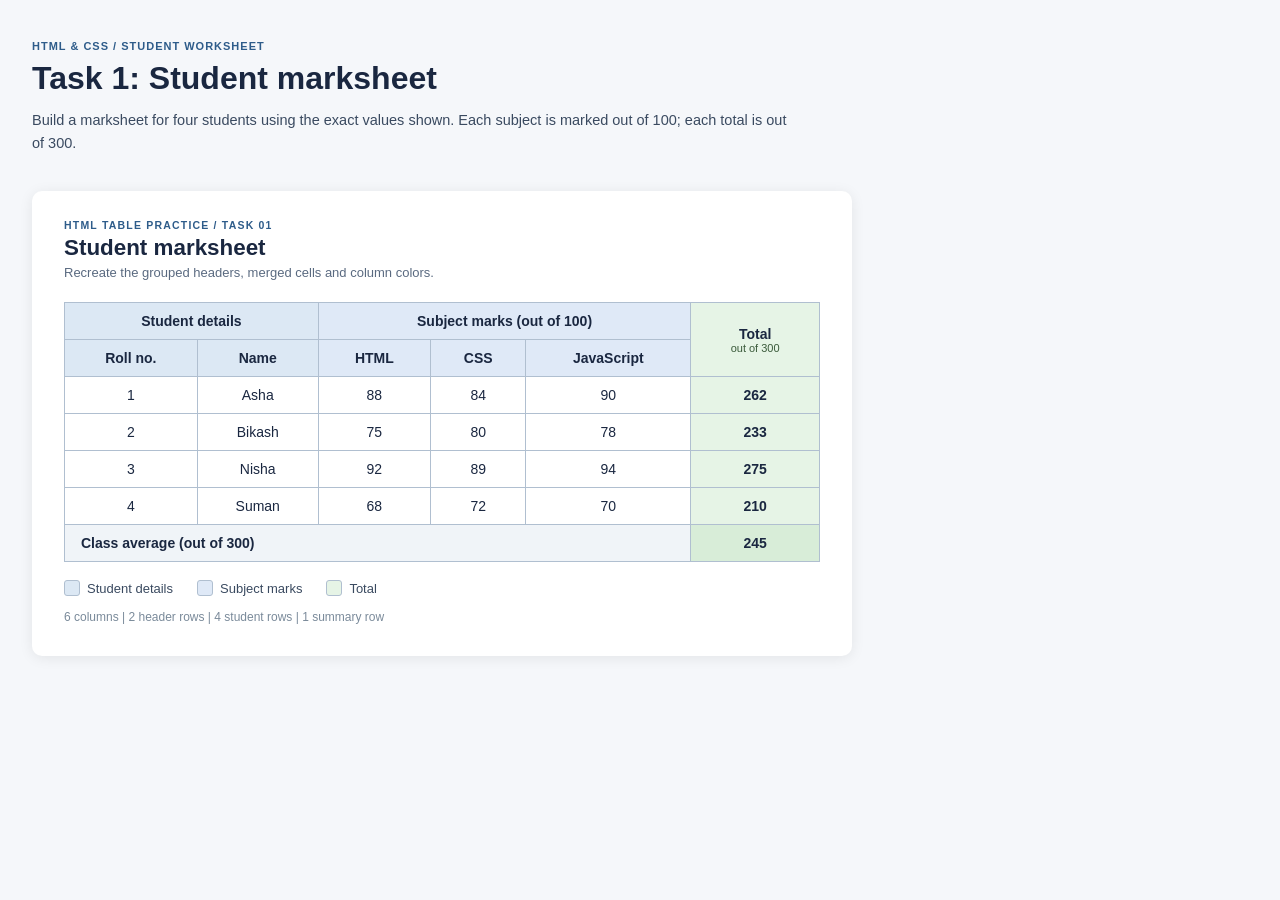
<file: index.html>
<!DOCTYPE html>
<html lang="en">

<head>
    <meta charset="UTF-8">
    <meta name="viewport" content="width=device-width, initial-scale=1.0">
    <title>Student Marksheet</title>
    <link rel="stylesheet" href="style.css">
</head>

<body>

    <p class="page-label">HTML & CSS / Student Worksheet</p>
    <h1>Task 1: Student marksheet</h1>
    <p class="task-desc">Build a marksheet for four students using the exact values shown. Each subject is marked out of 100; each total is out of 300.</p>

    <div class="card">
        <p class="card-label">HTML Table Practice / Task 01</p>
        <h2>Student marksheet</h2>
        <p class="card-sub">Recreate the grouped headers, merged cells and column colors.</p>

        <table>
            <thead>
                <tr>
                    <th colspan="2" class="col-details">Student details</th>
                    <th colspan="3" class="col-subjects">Subject marks (out of 100)</th>
                    <th rowspan="2" class="col-total th-total">
                        Total
                        <span class="th-total-sub">out of 300</span>
                    </th>
                </tr>
                <tr>
                    <th class="col-details">Roll no.</th>
                    <th class="col-details">Name</th>
                    <th class="col-subjects">HTML</th>
                    <th class="col-subjects">CSS</th>
                    <th class="col-subjects">JavaScript</th>
                </tr>
            </thead>

            <tbody>
                <tr>
                    <td>1</td>
                    <td>Asha</td>
                    <td>88</td>
                    <td>84</td>
                    <td>90</td>
                    <td class="td-total">262</td>
                </tr>
                <tr>
                    <td>2</td>
                    <td>Bikash</td>
                    <td>75</td>
                    <td>80</td>
                    <td>78</td>
                    <td class="td-total">233</td>
                </tr>
                <tr>
                    <td>3</td>
                    <td>Nisha</td>
                    <td>92</td>
                    <td>89</td>
                    <td>94</td>
                    <td class="td-total">275</td>
                </tr>
                <tr>
                    <td>4</td>
                    <td>Suman</td>
                    <td>68</td>
                    <td>72</td>
                    <td>70</td>
                    <td class="td-total">210</td>
                </tr>
            </tbody>

            <tfoot>
                <tr>
                    <td colspan="5" class="avg-label">Class average (out of 300)</td>
                    <td class="td-total-footer">245</td>
                </tr>
            </tfoot>
        </table>

        <div class="legend">
            <div class="legend-item">
                <span class="swatch swatch-details"></span> Student details
            </div>
            <div class="legend-item">
                <span class="swatch swatch-subjects"></span> Subject marks
            </div>
            <div class="legend-item">
                <span class="swatch swatch-total"></span> Total
            </div>
        </div>

        <p class="meta">6 columns | 2 header rows | 4 student rows | 1 summary row</p>
    </div>

</body>
</html>
</file>
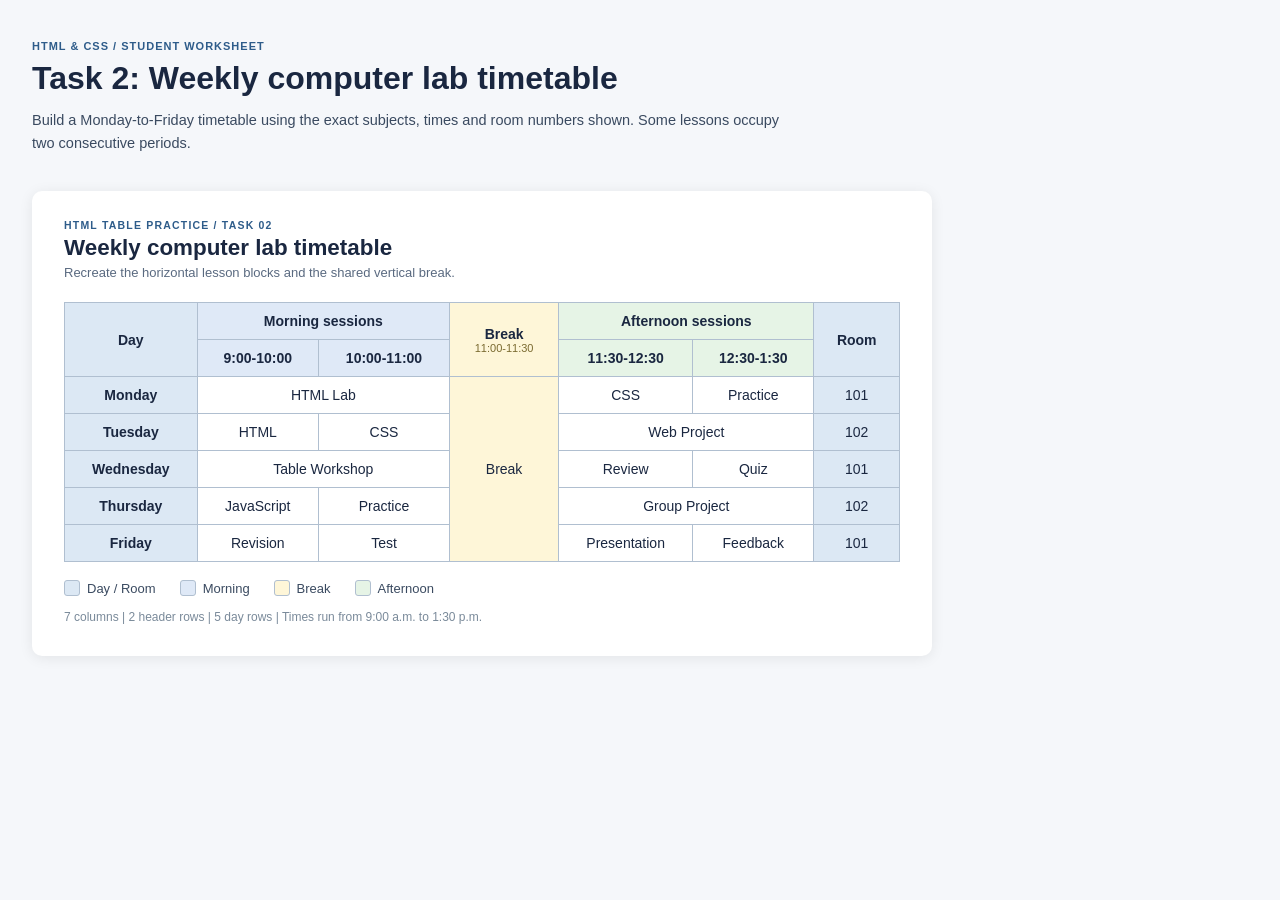
<file: timetable/index.html>
<!DOCTYPE html>
<html lang="en">

<head>
    <meta charset="UTF-8">
    <meta name="viewport" content="width=device-width, initial-scale=1.0">
    <title>Weekly Computer Lab Timetable</title>
    <link rel="stylesheet" href="style.css">
</head>

<body>

    <p class="page-label">HTML & CSS / Student Worksheet</p>
    <h1>Task 2: Weekly computer lab timetable</h1>
    <p class="task-desc">Build a Monday-to-Friday timetable using the exact subjects, times and room numbers shown. Some lessons occupy two consecutive periods.</p>

    <div class="card">
        <p class="card-label">HTML Table Practice / Task 02</p>
        <h2>Weekly computer lab timetable</h2>
        <p class="card-sub">Recreate the horizontal lesson blocks and the shared vertical break.</p>

        <table>
            <thead>
                <tr>
                    <th rowspan="2" class="col-day">Day</th>
                    <th colspan="2" class="col-morning">Morning sessions</th>
                    <th rowspan="2" class="col-break">
                        Break
                        <span class="time-sub">11:00-11:30</span>
                    </th>
                    <th colspan="2" class="col-afternoon">Afternoon sessions</th>
                    <th rowspan="2" class="col-day">Room</th>
                </tr>
                <tr>
                    <th class="col-morning">9:00-10:00</th>
                    <th class="col-morning">10:00-11:00</th>
                    <th class="col-afternoon">11:30-12:30</th>
                    <th class="col-afternoon">12:30-1:30</th>
                </tr>
            </thead>

            <tbody>
                <tr>
                    <td class="day-name">Monday</td>
                    <td colspan="2">HTML Lab</td>
                    <td rowspan="5" class="col-break">Break</td>
                    <td>CSS</td>
                    <td>Practice</td>
                    <td class="col-day">101</td>
                </tr>
                <tr>
                    <td class="day-name">Tuesday</td>
                    <td>HTML</td>
                    <td>CSS</td>
                    <td colspan="2">Web Project</td>
                    <td class="col-day">102</td>
                </tr>
                <tr>
                    <td class="day-name">Wednesday</td>
                    <td colspan="2">Table Workshop</td>
                    <td>Review</td>
                    <td>Quiz</td>
                    <td class="col-day">101</td>
                </tr>
                <tr>
                    <td class="day-name">Thursday</td>
                    <td>JavaScript</td>
                    <td>Practice</td>
                    <td colspan="2">Group Project</td>
                    <td class="col-day">102</td>
                </tr>
                <tr>
                    <td class="day-name">Friday</td>
                    <td>Revision</td>
                    <td>Test</td>
                    <td>Presentation</td>
                    <td>Feedback</td>
                    <td class="col-day">101</td>
                </tr>
            </tbody>
        </table>

        <div class="legend">
            <div class="legend-item">
                <span class="swatch swatch-day"></span> Day / Room
            </div>
            <div class="legend-item">
                <span class="swatch swatch-morning"></span> Morning
            </div>
            <div class="legend-item">
                <span class="swatch swatch-break"></span> Break
            </div>
            <div class="legend-item">
                <span class="swatch swatch-afternoon"></span> Afternoon
            </div>
        </div>

        <p class="meta">7 columns | 2 header rows | 5 day rows | Times run from 9:00 a.m. to 1:30 p.m.</p>
    </div>

</body>
</html>
</file>
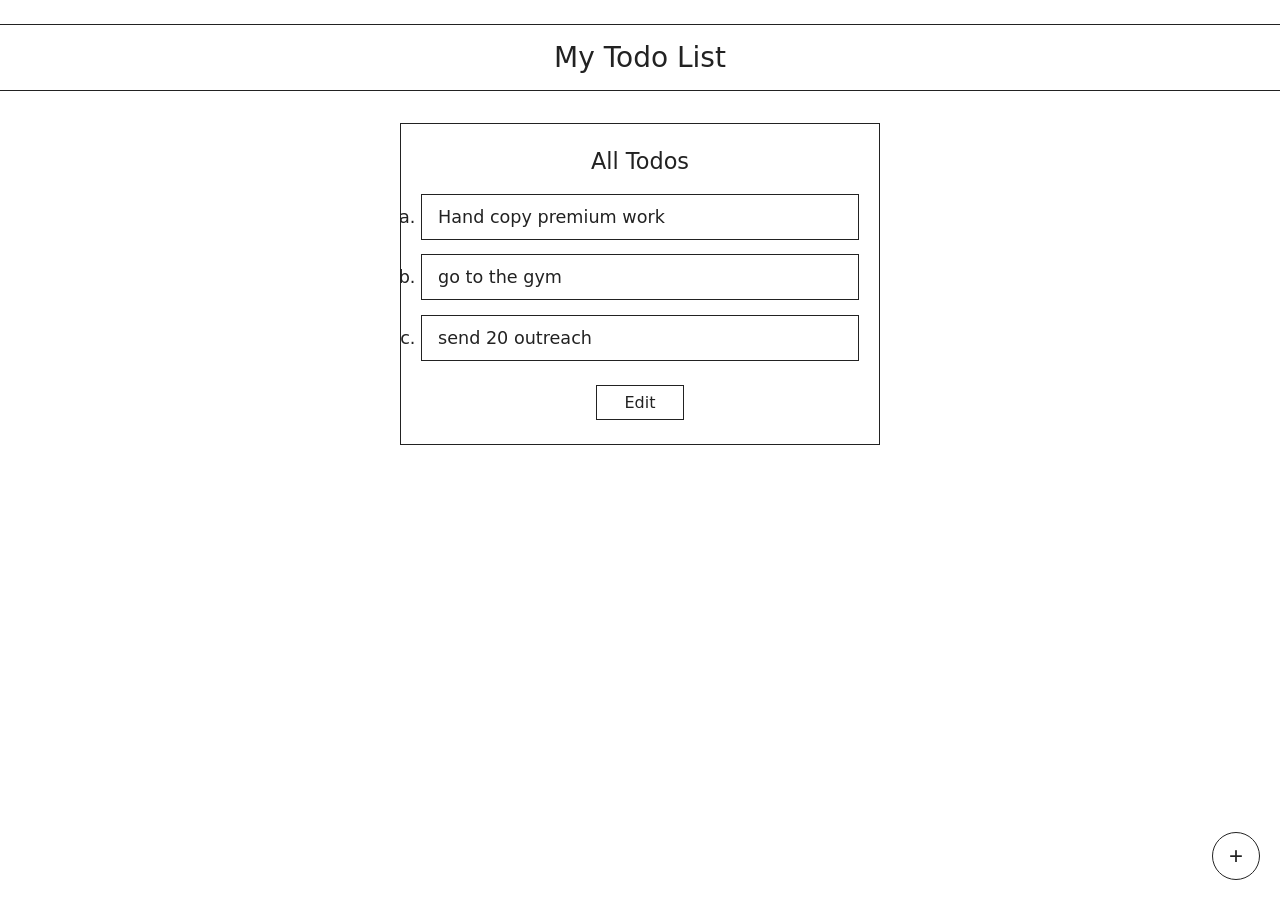
<file: tolo-webpage/index.html>
<!DOCTYPE html>
<html lang="en">
<head>
  <meta charset="UTF-8" />
  <meta name="viewport" content="width=device-width, initial-scale=1.0" />
  <title>My Todo List</title>
  <link rel="stylesheet" href="style.css" />
</head>
<body>
  <header>
    <nav class="navbar">
      <h1>My Todo List</h1>
    </nav>
  </header>

  <main class="container">
    <section class="todo-card">
      <h2>All Todos</h2>

      <ol class="todo-list" type="a">
        <li class="todo-item">Hand copy premium work</li>
        <li class="todo-item">go to the gym</li>
        <li class="todo-item">send 20 outreach</li>
      </ol>

      <div class="card-actions">
        <button type="button" class="edit-btn">Edit</button>
      </div>
    </section>
  </main>

  <button type="button" class="add-btn" aria-label="Add todo">+</button>
</body>
</html>
</file>
<file: style.css>
*, *::before, *::after {
    box-sizing: border-box;
    margin: 0;
    padding: 0;
}

body {
    font-family: 'Segoe UI', Arial, sans-serif;
    font-size: 15px;
    color: #1a2740;
    background: #f5f7fa;
    padding: 40px 32px;
}

.page-label {
    font-size: 11px;
    font-weight: 700;
    letter-spacing: 1px;
    color: #2e5c8a;
    text-transform: uppercase;
    margin-bottom: 8px;
}

h1 {
    font-size: 2rem;
    font-weight: 800;
    color: #1a2740;
    margin-bottom: 12px;
}

.task-desc {
    font-size: 14.5px;
    color: #3a4a60;
    max-width: 760px;
    line-height: 1.6;
    margin-bottom: 36px;
}

.card {
    background: #fff;
    border-radius: 10px;
    box-shadow: 0 2px 14px rgba(0, 0, 0, 0.08);
    padding: 28px 32px 32px;
    max-width: 820px;
}

.card-label {
    font-size: 10.5px;
    font-weight: 700;
    letter-spacing: 1.2px;
    color: #2e5c8a;
    text-transform: uppercase;
    margin-bottom: 4px;
}

h2 {
    font-size: 1.4rem;
    font-weight: 700;
    color: #1a2740;
    margin-bottom: 4px;
}

.card-sub {
    font-size: 13px;
    color: #5a6a80;
    margin-bottom: 22px;
}

table {
    border-collapse: collapse;
    width: 100%;
    font-size: 14px;
}

th, td {
    border: 1px solid #b0bfd0;
    padding: 10px 14px;
    text-align: center;
    vertical-align: middle;
}

.col-details  { background-color: #dce8f4; }
.col-subjects { background-color: #dfe9f7; }
.col-total    { background-color: #e6f4e6; }

thead th {
    font-weight: 700;
}

.th-total-sub {
    display: block;
    font-weight: 400;
    font-size: 11px;
    color: #3a5a3a;
}

tbody td {
    background-color: #fff;
}

tbody td.td-total {
    background-color: #e6f4e6;
    font-weight: 600;
}

tfoot td {
    font-weight: 700;
    background-color: #f0f4f8;
}

tfoot td.td-total-footer {
    background-color: #d8edd8;
}

.avg-label {
    text-align: left;
    padding-left: 16px;
}

.legend {
    display: flex;
    gap: 24px;
    margin-top: 18px;
    font-size: 13px;
    color: #3a4a60;
}

.legend-item {
    display: flex;
    align-items: center;
    gap: 7px;
}

.swatch {
    width: 16px;
    height: 16px;
    border: 1px solid #b0bfd0;
    border-radius: 3px;
    display: inline-block;
}

.swatch-details  { background: #dce8f4; }
.swatch-subjects { background: #dfe9f7; }
.swatch-total    { background: #e6f4e6; }

.meta {
    margin-top: 14px;
    font-size: 12px;
    color: #7a8a9a;
}
</file>
<file: timetable/style.css>
*, *::before, *::after {
    box-sizing: border-box;
    margin: 0;
    padding: 0;
}

body {
    font-family: 'Segoe UI', Arial, sans-serif;
    font-size: 15px;
    color: #1a2740;
    background: #f5f7fa;
    padding: 40px 32px;
}

.page-label {
    font-size: 11px;
    font-weight: 700;
    letter-spacing: 1px;
    color: #2e5c8a;
    text-transform: uppercase;
    margin-bottom: 8px;
}

h1 {
    font-size: 2rem;
    font-weight: 800;
    color: #1a2740;
    margin-bottom: 12px;
}

.task-desc {
    font-size: 14.5px;
    color: #3a4a60;
    max-width: 760px;
    line-height: 1.6;
    margin-bottom: 36px;
}

.card {
    background: #fff;
    border-radius: 10px;
    box-shadow: 0 2px 14px rgba(0, 0, 0, 0.08);
    padding: 28px 32px 32px;
    max-width: 900px;
}

.card-label {
    font-size: 10.5px;
    font-weight: 700;
    letter-spacing: 1.2px;
    color: #2e5c8a;
    text-transform: uppercase;
    margin-bottom: 4px;
}

h2 {
    font-size: 1.4rem;
    font-weight: 700;
    color: #1a2740;
    margin-bottom: 4px;
}

.card-sub {
    font-size: 13px;
    color: #5a6a80;
    margin-bottom: 22px;
}

table {
    border-collapse: collapse;
    width: 100%;
    font-size: 14px;
}

th, td {
    border: 1px solid #b0bfd0;
    padding: 10px 14px;
    text-align: center;
    vertical-align: middle;
}

.col-day      { background-color: #dce8f4; }
.col-morning  { background-color: #dfe9f7; }
.col-break    { background-color: #fef6d8; }
.col-afternoon { background-color: #e6f4e6; }

thead th {
    font-weight: 700;
}

.time-sub {
    display: block;
    font-weight: 400;
    font-size: 11px;
    color: #7a6a30;
}

tbody td {
    background-color: #fff;
}

tbody td.col-day {
    background-color: #dce8f4;
}

tbody td.col-break {
    background-color: #fef6d8;
}

tbody td.day-name {
    font-weight: 700;
    background-color: #dce8f4;
}

.legend {
    display: flex;
    gap: 24px;
    margin-top: 18px;
    font-size: 13px;
    color: #3a4a60;
}

.legend-item {
    display: flex;
    align-items: center;
    gap: 7px;
}

.swatch {
    width: 16px;
    height: 16px;
    border: 1px solid #b0bfd0;
    border-radius: 3px;
    display: inline-block;
}

.swatch-day       { background: #dce8f4; }
.swatch-morning   { background: #dfe9f7; }
.swatch-break     { background: #fef6d8; }
.swatch-afternoon { background: #e6f4e6; }

.meta {
    margin-top: 14px;
    font-size: 12px;
    color: #7a8a9a;
}
</file>
<file: tolo-webpage/style.css>
* {
  box-sizing: border-box;
  margin: 0;
  padding: 0;
}

body {
  font-family: system-ui, -apple-system, BlinkMacSystemFont, 'Segoe UI', Roboto, Oxygen, Ubuntu, Cantarell, 'Open Sans', 'Helvetica Neue', sans-serif;
  color: #222;
  background-color: #fff;
  min-height: 100vh;
  display: flex;
  flex-direction: column;
}

/* Navigation */
.navbar {
  width: 100%;
  border-top: 1.5px solid #222;
  border-bottom: 1.5px solid #222;
  padding: 1rem;
  text-align: center;
  margin-top: 1.5rem;
}

.navbar h1 {
  font-size: clamp(1.25rem, 3vw, 1.75rem);
  font-weight: 500;
}

/* Main Content */
.container {
  flex: 1;
  display: flex;
  justify-content: center;
  align-items: flex-start;
  padding: 2rem 1rem 5rem;
}

.todo-card {
  width: 100%;
  max-width: 480px;
  border: 1.5px solid #222;
  padding: 1.5rem 1.25rem;
}

.todo-card h2 {
  text-align: center;
  font-size: clamp(1.1rem, 2.5vw, 1.4rem);
  font-weight: 500;
  margin-bottom: 1.25rem;
}

/* Ordered List */
.todo-list {
  display: flex;
  flex-direction: column;
  gap: 0.9rem;
}

.todo-item {
  border: 1.5px solid #222;
  padding: 0.75rem 1rem;
  font-size: clamp(0.95rem, 2vw, 1.1rem);
  word-break: break-word;
}

/* Edit Button */
.card-actions {
  margin-top: 1.5rem;
  display: flex;
  justify-content: center;
}

.edit-btn {
  padding: 0.45rem 1.75rem;
  font-size: 1rem;
  font-family: inherit;
  background-color: #fff;
  color: #222;
  border: 1.5px solid #222;
  cursor: pointer;
}

/* Floating Add Button */
.add-btn {
  position: fixed;
  right: 1.25rem;
  bottom: 1.25rem;
  width: 3rem;
  height: 3rem;
  border-radius: 50%;
  border: 1.5px solid #222;
  background-color: #fff;
  color: #222;
  font-size: 1.5rem;
  line-height: 1;
  display: flex;
  align-items: center;
  justify-content: center;
  cursor: pointer;
}

/* @media (max-width: 480px) {
  .navbar {
    margin-top: 1rem;
    padding: 0.85rem;
  }

  .container {
    padding: 1.25rem 0.75rem 5rem;
  }

  .todo-card {
    padding: 1.25rem 1rem;
  }
} */
</file>
